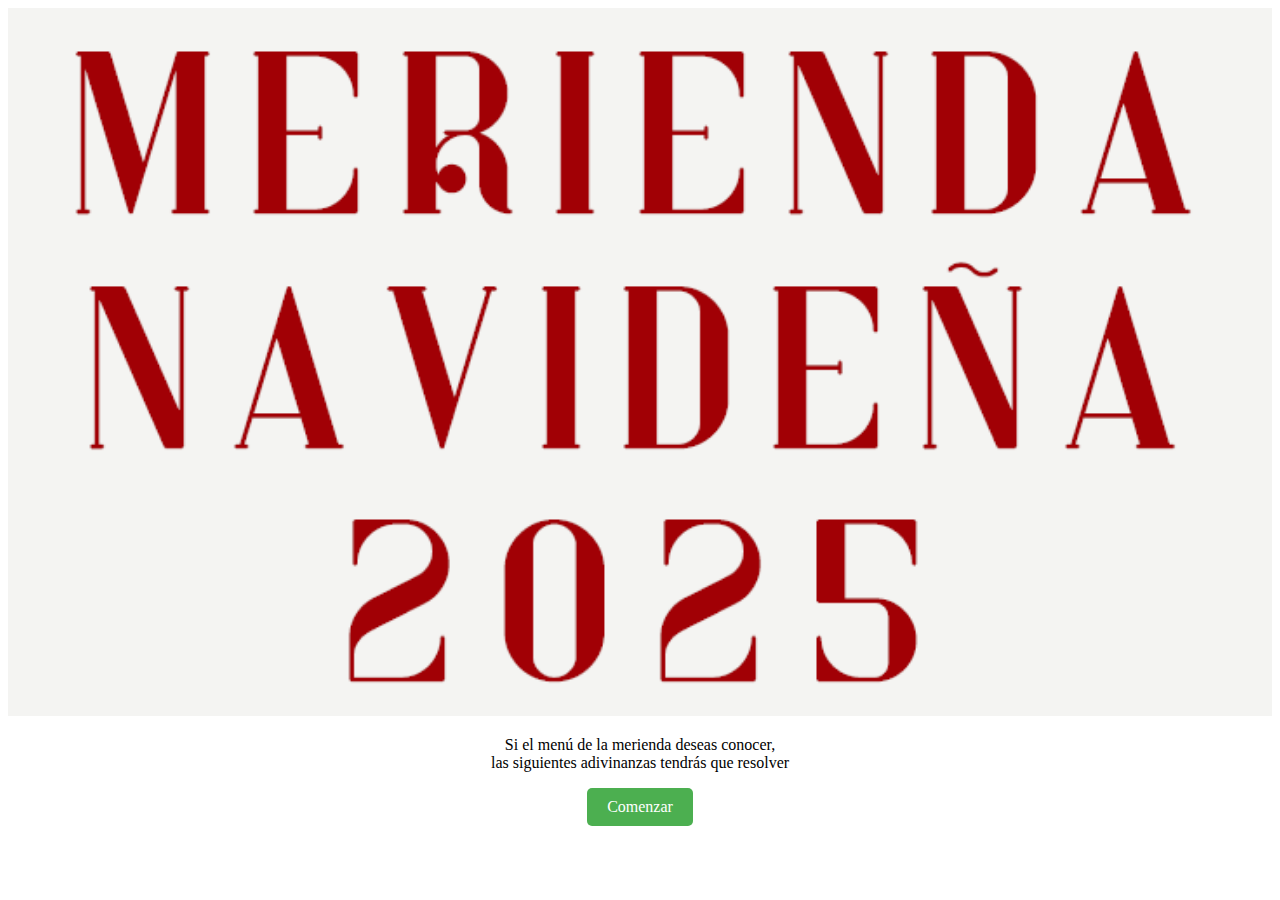
<file: index.html>
<!DOCTYPE html>
<html lang="es">

<head>
    <meta charset="utf-8">
    <meta name="viewport" content="width=device-width, initial-scale=1.0">
    <title>Merienda Navideña</title>
    <link rel="stylesheet" type="text/css" href="css/estilos.css">
    <script src="js/script.js"></script>
</head>

<body>
    <div>
        <img src="images/merienda_navidenya_2025.png" alt="Merienda Navideña">

        <p>Si el menú de la merienda deseas conocer,<br>
            las siguientes adivinanzas tendrás que resolver</p>
        <a href="entrantes.html" class="boton">Comenzar</a>
    </div>
</body>

</html>
</file>
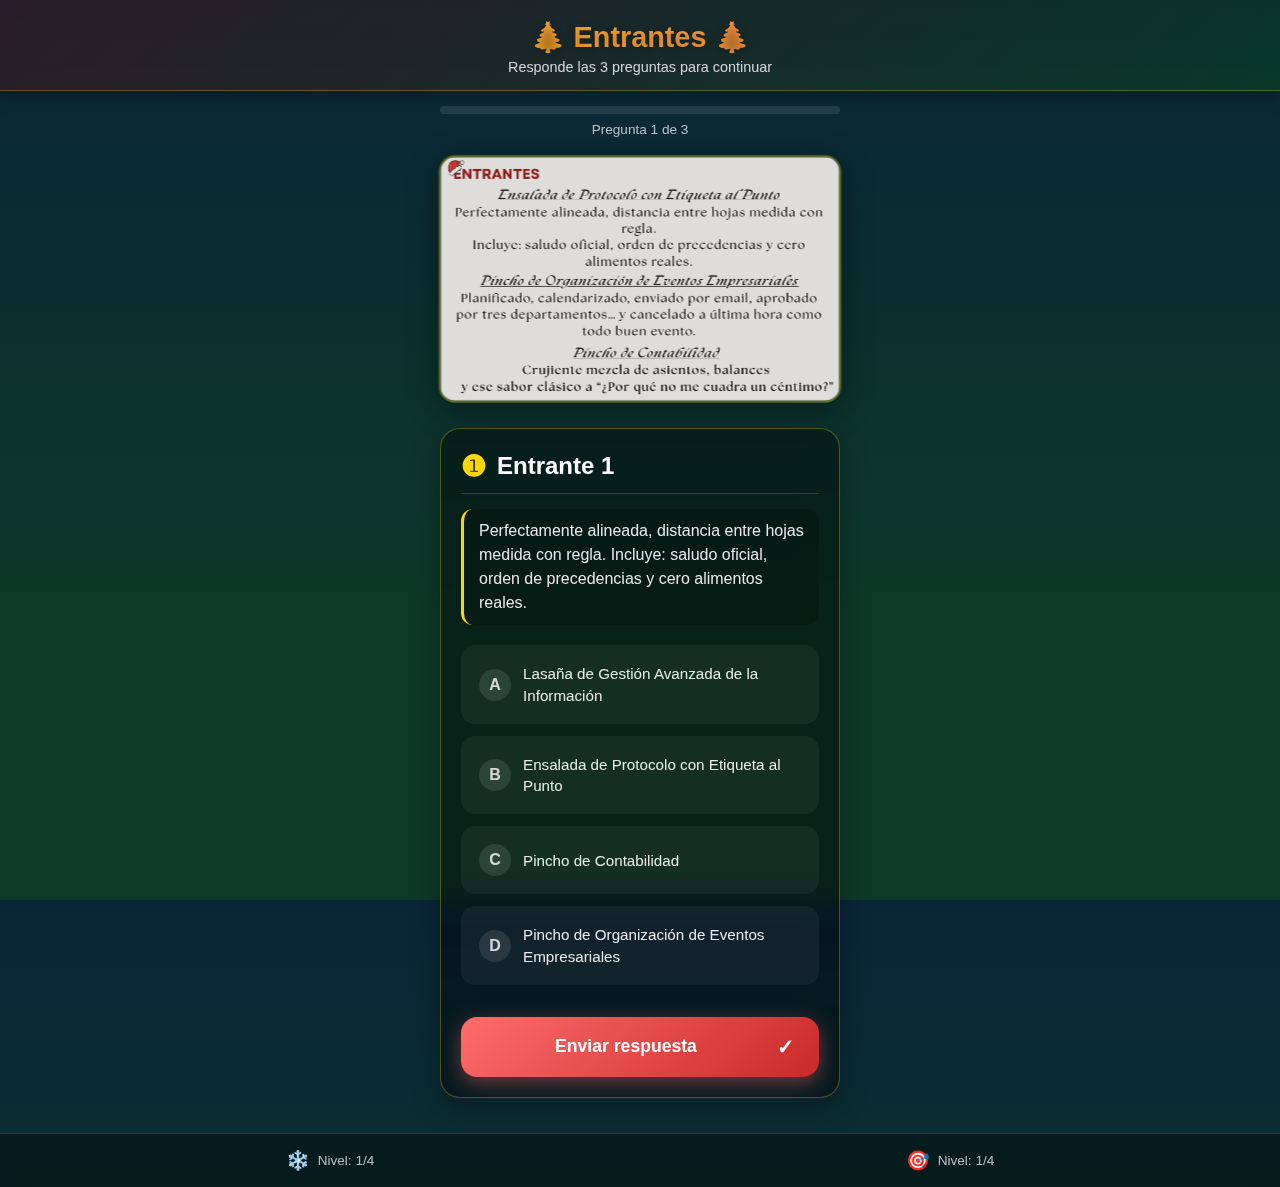
<file: entrantes.html>
<!DOCTYPE html>
<html lang="es">
<head>
    <meta charset="utf-8">
    <meta name="viewport" content="width=device-width, initial-scale=1.0, maximum-scale=1.0, user-scalable=no">
    <title>Entrantes</title>
    <link rel="stylesheet" type="text/css" href="./css/preguntas.css">
    <!-- GSAP para animaciones -->
    <script src="https://cdnjs.cloudflare.com/ajax/libs/gsap/3.12.2/gsap.min.js"></script>
</head>
<body>
    <!-- Canvas para efectos visuales -->
    <canvas id="snowCanvas"></canvas>
    
    <div class="mobile-container">
        <!-- Cabecera móvil -->
        <header class="mobile-header">
            <div class="header-content">
                <h1 class="mobile-title">🎄 Entrantes 🎄</h1>
                <p class="mobile-subtitle">Responde las 3 preguntas para continuar</p>
            </div>
        </header>
        
        <!-- Contenido principal -->
        <main class="mobile-main">
            <!-- Progreso -->
            <div class="progress-container">
                <div class="progress-bar">
                    <div class="progress-fill" id="progressFill"></div>
                </div>
                <div class="progress-text" id="progressText">Pregunta 1 de 3</div>
            </div>
            
            <!-- Imagen -->
            <div class="image-container">
                <img src="images/entrantes.png" alt="entrantes" class="mobile-image" id="img_entrantes">
            </div>
            
            <!-- Preguntas -->
            <div class="questions-container">
                <!-- Pregunta 1 -->
                <div id="div_p1" class="question-card active">
                    <div class="question-header">
                        <span class="question-number">❶</span>
                        <h2 class="question-title">Entrante 1</h2>
                    </div>
                    
                    <p class="question-description">
                        Perfectamente alineada, distancia entre hojas medida con regla.
                        Incluye: saludo oficial, orden de precedencias y cero alimentos reales.
                    </p>
                    
                    <form id="form_entrantes1" class="question-form">
                        <div class="option-card">
                            <input type="radio" id="respuesta1" name="entrante" value="respuesta1">
                            <label for="respuesta1" class="option-label">
                                <span class="option-letter">A</span>
                                <span class="option-text">Lasaña de Gestión Avanzada de la Información</span>
                            </label>
                        </div>
                        
                        <div class="option-card">
                            <input type="radio" id="respuesta2" name="entrante" value="respuesta2">
                            <label for="respuesta2" class="option-label">
                                <span class="option-letter">B</span>
                                <span class="option-text">Ensalada de Protocolo con Etiqueta al Punto</span>
                            </label>
                        </div>
                        
                        <div class="option-card">
                            <input type="radio" id="respuesta3" name="entrante" value="respuesta3">
                            <label for="respuesta3" class="option-label">
                                <span class="option-letter">C</span>
                                <span class="option-text">Pincho de Contabilidad</span>
                            </label>
                        </div>
                        
                        <div class="option-card">
                            <input type="radio" id="respuesta4" name="entrante" value="respuesta4">
                            <label for="respuesta4" class="option-label">
                                <span class="option-letter">D</span>
                                <span class="option-text">Pincho de Organización de Eventos Empresariales</span>
                            </label>
                        </div>
                        
                        <button type="button" class="mobile-btn primary-btn" onclick="verificarRespuesta('pregunta1')">
                            <span class="btn-text">Enviar respuesta</span>
                            <span class="btn-icon">✓</span>
                        </button>
                    </form>
                </div>
                
                <!-- Pregunta 2 -->
                <div id="div_p2" class="question-card">
                    <div class="question-header">
                        <span class="question-number">❷</span>
                        <h2 class="question-title">Entrante 2</h2>
                    </div>
                    
                    <p class="question-description">
                        Planificado, calendarizado, enviado por email, aprobado por tres departamentos…
                        y cancelado a última hora como todo buen evento
                    </p>
                    
                    <form id="form_entrantes2" class="question-form">
                        <div class="option-card">
                            <input type="radio" id="respuesta5" name="entrante" value="respuesta5">
                            <label for="respuesta5" class="option-label">
                                <span class="option-letter">A</span>
                                <span class="option-text">Lasaña de Gestión Avanzada de la Información</span>
                            </label>
                        </div>
                        
                        <div class="option-card">
                            <input type="radio" id="respuesta6" name="entrante" value="respuesta6">
                            <label for="respuesta6" class="option-label">
                                <span class="option-letter">B</span>
                                <span class="option-text">Ensalada de Protocolo con Etiqueta al Punto</span>
                            </label>
                        </div>
                        
                        <div class="option-card">
                            <input type="radio" id="respuesta7" name="entrante" value="respuesta7">
                            <label for="respuesta7" class="option-label">
                                <span class="option-letter">C</span>
                                <span class="option-text">Pincho de Contabilidad</span>
                            </label>
                        </div>
                        
                        <div class="option-card">
                            <input type="radio" id="respuesta8" name="entrante" value="respuesta8">
                            <label for="respuesta8" class="option-label">
                                <span class="option-letter">D</span>
                                <span class="option-text">Pincho de Organización de Eventos Empresariales</span>
                            </label>
                        </div>
                        
                        <button type="button" class="mobile-btn primary-btn" onclick="verificarRespuesta('pregunta2')">
                            <span class="btn-text">Enviar respuesta</span>
                            <span class="btn-icon">✓</span>
                        </button>
                    </form>
                </div>
                
                <!-- Pregunta 3 -->
                <div id="div_p3" class="question-card">
                    <div class="question-header">
                        <span class="question-number">❸</span>
                        <h2 class="question-title">Entrante 3</h2>
                    </div>
                    
                    <p class="question-description">
                        Crujiente mezcla de asientos, balances y ese sabor clásico a "¿Por qué no me cuadra un céntimo?"
                    </p>
                    
                    <form id="form_entrantes3" class="question-form">
                        <div class="option-card">
                            <input type="radio" id="respuesta9" name="entrante" value="respuesta9">
                            <label for="respuesta9" class="option-label">
                                <span class="option-letter">A</span>
                                <span class="option-text">Lasaña de Gestión Avanzada de la Información</span>
                            </label>
                        </div>
                        
                        <div class="option-card">
                            <input type="radio" id="respuesta10" name="entrante" value="respuesta10">
                            <label for="respuesta10" class="option-label">
                                <span class="option-letter">B</span>
                                <span class="option-text">Ensalada de Protocolo con Etiqueta al Punto</span>
                            </label>
                        </div>
                        
                        <div class="option-card">
                            <input type="radio" id="respuesta11" name="entrante" value="respuesta11">
                            <label for="respuesta11" class="option-label">
                                <span class="option-letter">C</span>
                                <span class="option-text">Pincho de Contabilidad</span>
                            </label>
                        </div>
                        
                        <div class="option-card">
                            <input type="radio" id="respuesta12" name="entrante" value="respuesta12">
                            <label for="respuesta12" class="option-label">
                                <span class="option-letter">D</span>
                                <span class="option-text">Pincho de Organización de Eventos Empresariales</span>
                            </label>
                        </div>
                        
                        <button type="button" class="mobile-btn primary-btn" onclick="verificarRespuesta('pregunta3')">
                            <span class="btn-text">Enviar respuesta</span>
                            <span class="btn-icon">✓</span>
                        </button>
                    </form>
                </div>
            </div>
            
            <!-- Botón continuar -->
            <div id="div_continuar" class="continue-container" style="display: none">
                <div class="success-message">
                    <div class="success-icon">🎉</div>
                    <h3 class="success-title">¡Perfecto!</h3>
                    <p class="success-text">Has respondido correctamente todas las preguntas</p>
                </div>
                
                <a href="principales.html" class="mobile-btn success-btn">
                    <span class="btn-text">Continuar al siguiente nivel</span>
                    <span class="btn-icon">→</span>
                </a>
                
                <div class="mobile-tip">
                    💡 Tip: Mantén el ritmo en la siguiente sección
                </div>
            </div>
        </main>
        
        <!-- Footer móvil -->
        <footer class="mobile-footer">
            <div class="footer-content">
                <div class="footer-item">
                    <span class="footer-icon">❄️</span>
                    <span class="footer-text">Navidad 2025</span>
                </div>
                <div class="footer-item">
                    <span class="footer-icon">🎯</span>
                    <span class="footer-text">Nivel: 1/4</span>
                </div>
            </div>
        </footer>
    </div>

    <script src="./js/preguntas.js"></script>
</body>
</html>
</file>
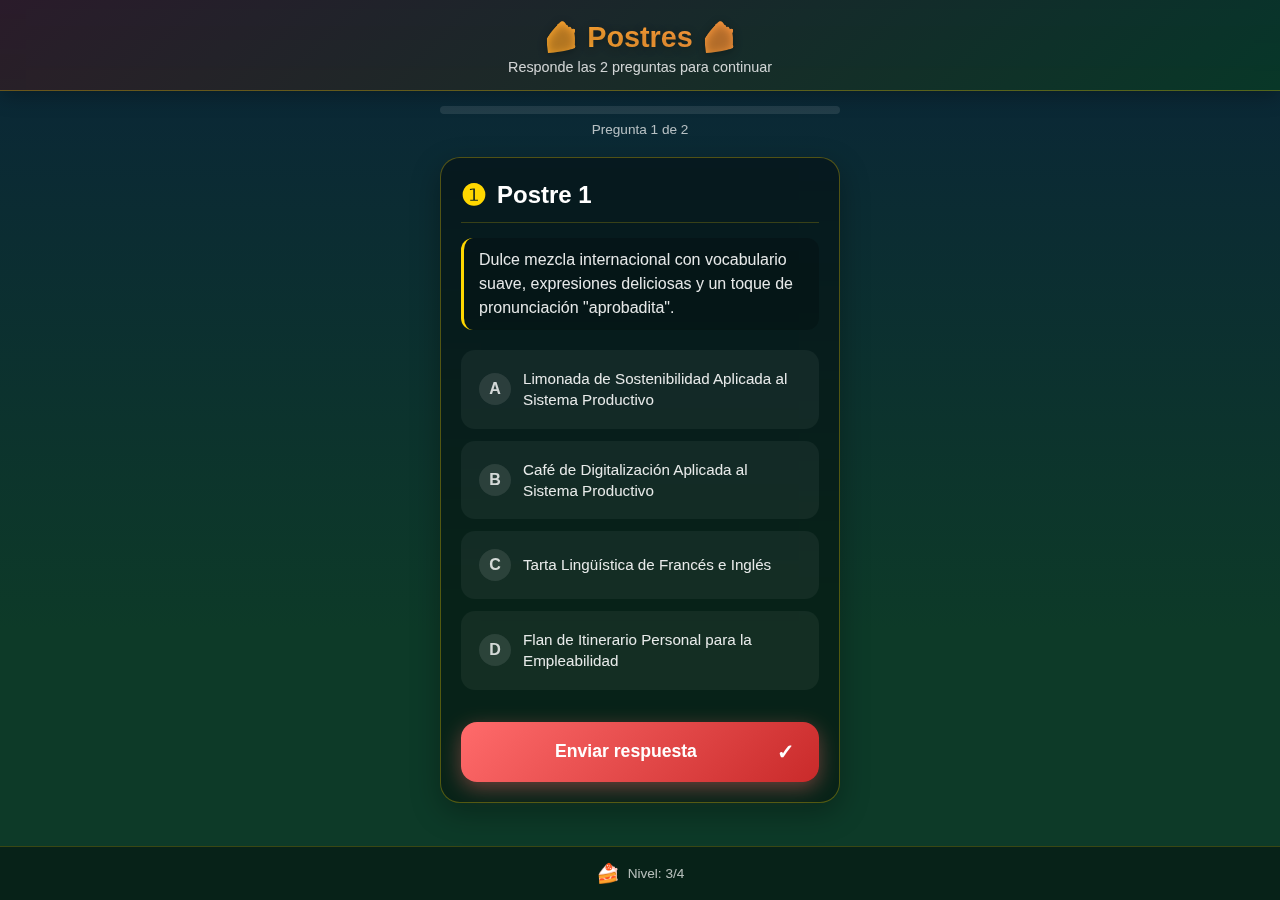
<file: postres.html>
<!DOCTYPE html>
<html lang="es">
<head>
    <meta charset="utf-8">
    <meta name="viewport" content="width=device-width, initial-scale=1.0, maximum-scale=1.0, user-scalable=no">
    <title>Postres</title>
    <link rel="stylesheet" type="text/css" href="./css/preguntas.css">
    <!-- GSAP para animaciones -->
    <script src="https://cdnjs.cloudflare.com/ajax/libs/gsap/3.12.2/gsap.min.js"></script>
</head>
<body>
    <!-- Canvas para efectos visuales -->
    <canvas id="snowCanvas"></canvas>
    
    <div class="mobile-container">
        <!-- Cabecera móvil -->
        <header class="mobile-header">
            <div class="header-content">
                <h1 class="mobile-title">🍰 Postres 🍰</h1>
                <p class="mobile-subtitle">Responde las 2 preguntas para continuar</p>
            </div>
        </header>
        
        <!-- Contenido principal -->
        <main class="mobile-main">
            <!-- Progreso -->
            <div class="progress-container">
                <div class="progress-bar">
                    <div class="progress-fill" id="progressFill"></div>
                </div>
                <div class="progress-text" id="progressText">Pregunta 1 de 2</div>
            </div>
            
            <!-- Preguntas -->
            <div class="questions-container">
                <!-- Pregunta 1 -->
                <div id="div_p1" class="question-card active">
                    <div class="question-header">
                        <span class="question-number">❶</span>
                        <h2 class="question-title">Postre 1</h2>
                    </div>
                    
                    <p class="question-description">
                        Dulce mezcla internacional con vocabulario suave, expresiones deliciosas y un toque de pronunciación "aprobadita".
                    </p>
                    
                    <form id="form_postres1" class="question-form">
                        <div class="option-card">
                            <input type="radio" id="resp_postre1" name="postre" value="resp_postre1">
                            <label for="resp_postre1" class="option-label">
                                <span class="option-letter">A</span>
                                <span class="option-text">Limonada de Sostenibilidad Aplicada al Sistema Productivo</span>
                            </label>
                        </div>
                        
                        <div class="option-card">
                            <input type="radio" id="resp_postre2" name="postre" value="resp_postre2">
                            <label for="resp_postre2" class="option-label">
                                <span class="option-letter">B</span>
                                <span class="option-text">Café de Digitalización Aplicada al Sistema Productivo</span>
                            </label>
                        </div>
                        
                        <div class="option-card">
                            <input type="radio" id="resp_postre3" name="postre" value="resp_postre3">
                            <label for="resp_postre3" class="option-label">
                                <span class="option-letter">C</span>
                                <span class="option-text">Tarta Lingüística de Francés e Inglés</span>
                            </label>
                        </div>
                        
                        <div class="option-card">
                            <input type="radio" id="resp_postre4" name="postre" value="resp_postre4">
                            <label for="resp_postre4" class="option-label">
                                <span class="option-letter">D</span>
                                <span class="option-text">Flan de Itinerario Personal para la Empleabilidad</span>
                            </label>
                        </div>
                        
                        <button type="button" class="mobile-btn primary-btn" onclick="verificarRespuesta('pregunta1', 'postres')">
                            <span class="btn-text">Enviar respuesta</span>
                            <span class="btn-icon">✓</span>
                        </button>
                    </form>
                </div>
                
                <!-- Pregunta 2 -->
                <div id="div_p2" class="question-card">
                    <div class="question-header">
                        <span class="question-number">❷</span>
                        <h2 class="question-title">Postre 2</h2>
                    </div>
                    
                    <p class="question-description">
                        Suave, motivador y lleno de futuro… pero servido con la típica pregunta: "¿Y tú qué quieres hacer con tu vida?"
                    </p>
                    
                    <form id="form_postres2" class="question-form">
                        <div class="option-card">
                            <input type="radio" id="resp_postre5" name="postre" value="resp_postre5">
                            <label for="resp_postre5" class="option-label">
                                <span class="option-letter">A</span>
                                <span class="option-text">Limonada de Sostenibilidad Aplicada al Sistema Productivo</span>
                            </label>
                        </div>
                        
                        <div class="option-card">
                            <input type="radio" id="resp_postre6" name="postre" value="resp_postre6">
                            <label for="resp_postre6" class="option-label">
                                <span class="option-letter">B</span>
                                <span class="option-text">Café de Digitalización Aplicada al Sistema Productivo</span>
                            </label>
                        </div>
                        
                        <div class="option-card">
                            <input type="radio" id="resp_postre7" name="postre" value="resp_postre7">
                            <label for="resp_postre7" class="option-label">
                                <span class="option-letter">C</span>
                                <span class="option-text">Tarta Lingüística de Francés e Inglés</span>
                            </label>
                        </div>
                        
                        <div class="option-card">
                            <input type="radio" id="resp_postre8" name="postre" value="resp_postre8">
                            <label for="resp_postre8" class="option-label">
                                <span class="option-letter">D</span>
                                <span class="option-text">Flan de Itinerario Personal para la Empleabilidad</span>
                            </label>
                        </div>
                        
                        <button type="button" class="mobile-btn primary-btn" onclick="verificarRespuesta('pregunta2', 'postres')">
                            <span class="btn-text">Enviar respuesta</span>
                            <span class="btn-icon">✓</span>
                        </button>
                    </form>
                </div>
            </div>
            
            <!-- Botón continuar -->
            <div id="div_continuar" class="continue-container" style="display: none">
                <div class="success-message">
                    <div class="success-icon">🍮</div>
                    <h3 class="success-title">¡Dulce victoria!</h3>
                    <p class="success-text">Has superado todos los postres</p>
                </div>
                
                <a href="bebidas.html" class="mobile-btn success-btn">
                    <span class="btn-text">Ir a las Bebidas</span>
                    <span class="btn-icon">🥤</span>
                </a>
                
                <div class="mobile-tip">
                    🎉 Tip: ¡Ya casi terminas! Solo falta la última parte
                </div>
            </div>
        </main>
        
        <!-- Footer móvil -->
        <footer class="mobile-footer">
            <div class="footer-content">
                <div class="footer-item">
                    <span class="footer-icon">🍰</span>
                    <span class="footer-text">Postres</span>
                </div>
            </div>
        </footer>
    </div>

    <script src="./js/preguntas.js"></script>
</body>
</html>
</file>
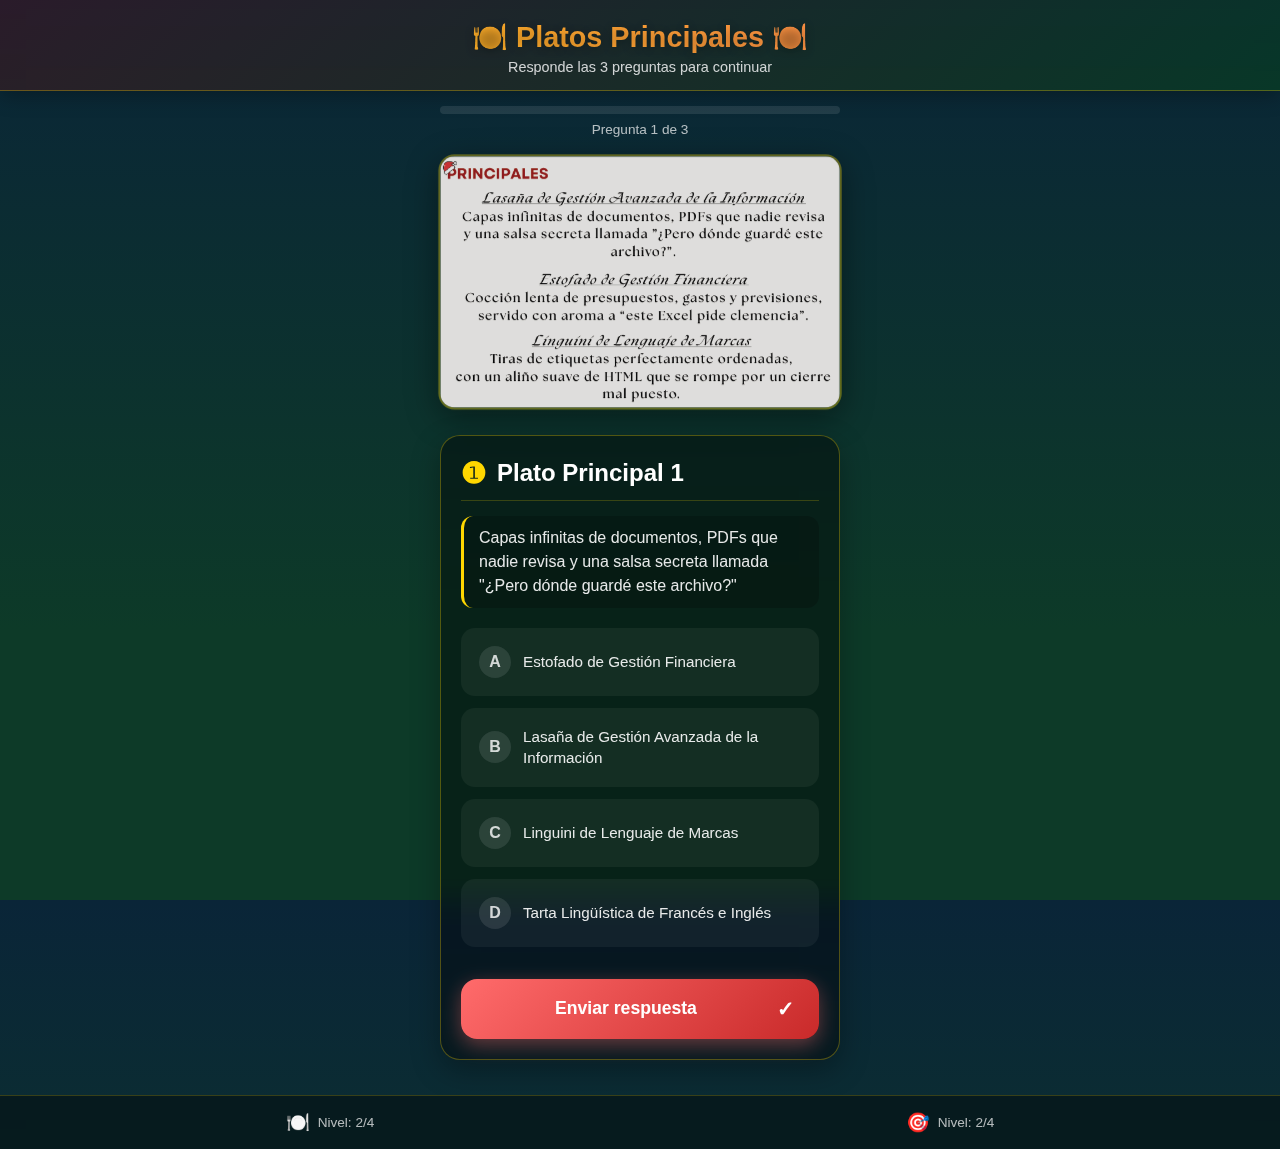
<file: principales.html>
<!DOCTYPE html>
<html lang="es">
<head>
    <meta charset="utf-8">
    <meta name="viewport" content="width=device-width, initial-scale=1.0, maximum-scale=1.0, user-scalable=no">
    <title>Platos Principales</title>
    <link rel="stylesheet" type="text/css" href="./css/preguntas.css">
    <!-- GSAP para animaciones -->
    <script src="https://cdnjs.cloudflare.com/ajax/libs/gsap/3.12.2/gsap.min.js"></script>
</head>
<body>
    <!-- Canvas para efectos visuales -->
    <canvas id="snowCanvas"></canvas>
    
    <div class="mobile-container">
        <!-- Cabecera móvil -->
        <header class="mobile-header">
            <div class="header-content">
                <h1 class="mobile-title">🍽️ Platos Principales 🍽️</h1>
                <p class="mobile-subtitle">Responde las 3 preguntas para continuar</p>
            </div>
        </header>
        
        <!-- Contenido principal -->
        <main class="mobile-main">
            <!-- Progreso -->
            <div class="progress-container">
                <div class="progress-bar">
                    <div class="progress-fill" id="progressFill"></div>
                </div>
                <div class="progress-text" id="progressText">Pregunta 1 de 3</div>
            </div>
            
            <!-- Imagen -->
            <div class="image-container">
                <img src="images/principales.png" alt="principales" class="mobile-image" id="img_principales">
            </div>
            
            <!-- Preguntas -->
            <div class="questions-container">
                <!-- Pregunta 1 -->
                <div id="div_p1" class="question-card active">
                    <div class="question-header">
                        <span class="question-number">❶</span>
                        <h2 class="question-title">Plato Principal 1</h2>
                    </div>
                    
                    <p class="question-description">
                        Capas infinitas de documentos, PDFs que nadie revisa y una salsa secreta llamada
                        "¿Pero dónde guardé este archivo?"
                    </p>
                    
                    <form id="form_principales1" class="question-form">
                        <div class="option-card">
                            <input type="radio" id="resp_prin1" name="principal" value="resp_prin1">
                            <label for="resp_prin1" class="option-label">
                                <span class="option-letter">A</span>
                                <span class="option-text">Estofado de Gestión Financiera</span>
                            </label>
                        </div>
                        
                        <div class="option-card">
                            <input type="radio" id="resp_prin2" name="principal" value="resp_prin2">
                            <label for="resp_prin2" class="option-label">
                                <span class="option-letter">B</span>
                                <span class="option-text">Lasaña de Gestión Avanzada de la Información</span>
                            </label>
                        </div>
                        
                        <div class="option-card">
                            <input type="radio" id="resp_prin3" name="principal" value="resp_prin3">
                            <label for="resp_prin3" class="option-label">
                                <span class="option-letter">C</span>
                                <span class="option-text">Linguini de Lenguaje de Marcas</span>
                            </label>
                        </div>
                        
                        <div class="option-card">
                            <input type="radio" id="resp_prin4" name="principal" value="resp_prin4">
                            <label for="resp_prin4" class="option-label">
                                <span class="option-letter">D</span>
                                <span class="option-text">Tarta Lingüística de Francés e Inglés</span>
                            </label>
                        </div>
                        
                        <button type="button" class="mobile-btn primary-btn" onclick="verificarRespuesta('pregunta1', 'principales')">
                            <span class="btn-text">Enviar respuesta</span>
                            <span class="btn-icon">✓</span>
                        </button>
                    </form>
                </div>
                
                <!-- Pregunta 2 -->
                <div id="div_p2" class="question-card">
                    <div class="question-header">
                        <span class="question-number">❷</span>
                        <h2 class="question-title">Plato Principal 2</h2>
                    </div>
                    
                    <p class="question-description">
                        Cocción lenta de presupuestos, gastos y previsiones,
                        servido con aroma a "este Excel pide clemencia".
                    </p>
                    
                    <form id="form_principales2" class="question-form">
                        <div class="option-card">
                            <input type="radio" id="resp_prin5" name="principal" value="resp_prin5">
                            <label for="resp_prin5" class="option-label">
                                <span class="option-letter">A</span>
                                <span class="option-text">Estofado de Gestión Financiera</span>
                            </label>
                        </div>
                        
                        <div class="option-card">
                            <input type="radio" id="resp_prin6" name="principal" value="resp_prin6">
                            <label for="resp_prin6" class="option-label">
                                <span class="option-letter">B</span>
                                <span class="option-text">Lasaña de Gestión Avanzada de la Información</span>
                            </label>
                        </div>
                        
                        <div class="option-card">
                            <input type="radio" id="resp_prin7" name="principal" value="resp_prin7">
                            <label for="resp_prin7" class="option-label">
                                <span class="option-letter">C</span>
                                <span class="option-text">Linguini de Lenguaje de Marcas</span>
                            </label>
                        </div>
                        
                        <div class="option-card">
                            <input type="radio" id="resp_prin8" name="principal" value="resp_prin8">
                            <label for="resp_prin8" class="option-label">
                                <span class="option-letter">D</span>
                                <span class="option-text">Tarta Lingüística de Francés e Inglés</span>
                            </label>
                        </div>
                        
                        <button type="button" class="mobile-btn primary-btn" onclick="verificarRespuesta('pregunta2', 'principales')">
                            <span class="btn-text">Enviar respuesta</span>
                            <span class="btn-icon">✓</span>
                        </button>
                    </form>
                </div>
                
                <!-- Pregunta 3 -->
                <div id="div_p3" class="question-card">
                    <div class="question-header">
                        <span class="question-number">❸</span>
                        <h2 class="question-title">Plato Principal 3</h2>
                    </div>
                    
                    <p class="question-description">
                        Tiras de etiquetas perfectamente ordenadas, con un aliño suave de HTML que se rompe por un cierre mal puesto.
                    </p>
                    
                    <form id="form_principales3" class="question-form">
                        <div class="option-card">
                            <input type="radio" id="resp_prin9" name="principal" value="resp_prin9">
                            <label for="resp_prin9" class="option-label">
                                <span class="option-letter">A</span>
                                <span class="option-text">Estofado de Gestión Financiera</span>
                            </label>
                        </div>
                        
                        <div class="option-card">
                            <input type="radio" id="resp_prin10" name="principal" value="resp_prin10">
                            <label for="resp_prin10" class="option-label">
                                <span class="option-letter">B</span>
                                <span class="option-text">Lasaña de Gestión Avanzada de la Información</span>
                            </label>
                        </div>
                        
                        <div class="option-card">
                            <input type="radio" id="resp_prin11" name="principal" value="resp_prin11">
                            <label for="resp_prin11" class="option-label">
                                <span class="option-letter">C</span>
                                <span class="option-text">Linguini de Lenguaje de Marcas</span>
                            </label>
                        </div>
                        
                        <div class="option-card">
                            <input type="radio" id="resp_prin12" name="principal" value="resp_prin12">
                            <label for="resp_prin12" class="option-label">
                                <span class="option-letter">D</span>
                                <span class="option-text">Tarta Lingüística de Francés e Inglés</span>
                            </label>
                        </div>
                        
                        <button type="button" class="mobile-btn primary-btn" onclick="verificarRespuesta('pregunta3', 'principales')">
                            <span class="btn-text">Enviar respuesta</span>
                            <span class="btn-icon">✓</span>
                        </button>
                    </form>
                </div>
            </div>
            
            <!-- Botón continuar -->
            <div id="div_continuar" class="continue-container" style="display: none">
                <div class="success-message">
                    <div class="success-icon">🎊</div>
                    <h3 class="success-title">¡Excelente!</h3>
                    <p class="success-text">Has completado todos los platos principales</p>
                </div>
                
                <a href="postres.html" class="mobile-btn success-btn">
                    <span class="btn-text">Ir a los Postres</span>
                    <span class="btn-icon">🍰</span>
                </a>
                
                <div class="mobile-tip">
                    🎯 Tip: Los postres son la parte más dulce
                </div>
            </div>
        </main>
        
        <!-- Footer móvil -->
        <footer class="mobile-footer">
            <div class="footer-content">
                <div class="footer-item">
                    <span class="footer-icon">🍽️</span>
                    <span class="footer-text">Platos Principales</span>
                </div>
                <div class="footer-item">
                    <span class="footer-icon">🎯</span>
                    <span class="footer-text">Nivel: 2/4</span>
                </div>
            </div>
        </footer>
    </div>

    <script src="./js/preguntas.js"></script>
</body>
</html>
</file>
<file: css/estilos.css>
img {
    width: 100%;
    height: auto;
}

.imagen_difuminada {
    filter: blur(10px);
}

/* Estilo del contenedor div */
div {
    text-align: center;
}

/* Estilo de la clase botón (el enlace) */
.boton {
    padding: 10px 20px;
    background-color: #4CAF50;
    /* Verde */
    color: white;
    text-align: center;
    text-decoration: none;
    border-radius: 5px;
    border: none;
    display: inline-block;
    font-size: 16px;
    animation: oscilar 2s ease-in-out infinite;
    /* Llama a la animación */
}

.boton:hover {
    background-color: #45a049;
    /* Verde más oscuro al pasar el ratón por encima*/
}

/* Definir la animación del botón*/
@keyframes oscilar {
    0% {
        transform: translateX(0);
        /* Empieza en su posición original */
    }

    50% {
        transform: translateX(10px);
        /* Mueve 10px hacia la derecha */
    }

    100% {
        transform: translateX(0);
        /* Vuelve a la posición original */
    }
}
</file>
<file: css/preguntas.css>
/* ===== RESET MÓVIL ===== */
* {
	margin: 0;
	padding: 0;
	box-sizing: border-box;
	-webkit-tap-highlight-color: transparent;
	-webkit-text-size-adjust: 100%;
}

html {
	font-size: 16px;
	height: 100%;
	overflow-x: hidden;
}

body {
	font-family: -apple-system, BlinkMacSystemFont, "Segoe UI", Roboto, Oxygen, Ubuntu, sans-serif;
	background: linear-gradient(180deg, #0a2538 0%, #0d3a28 70%);
	color: #fff;
	min-height: 100vh;
	padding: 0;
	margin: 0;
	position: relative;
	overflow-x: hidden;
	touch-action: manipulation;
}

/* Canvas para nieve */
#snowCanvas {
	position: fixed;
	top: 0;
	left: 0;
	width: 100%;
	height: 100%;
	pointer-events: none;
	z-index: 1;
}

/* ===== CONTENEDOR PRINCIPAL MÓVIL ===== */
.mobile-container {
	width: 100%;
	min-height: 100vh;
	display: flex;
	flex-direction: column;
	position: relative;
	z-index: 2;
	padding-bottom: env(safe-area-inset-bottom);
}

/* ===== HEADER MÓVIL ===== */
.mobile-header {
	background: linear-gradient(135deg, rgba(139, 0, 0, 0.25), rgba(0, 100, 0, 0.25));
	backdrop-filter: blur(10px);
	padding: 20px 15px 15px;
	border-bottom: 1px solid rgba(255, 215, 0, 0.3);
	box-shadow: 0 4px 20px rgba(0, 0, 0, 0.3);
	position: sticky;
	top: 0;
	z-index: 100;
	padding-top: max(20px, env(safe-area-inset-top));
}

.header-content {
	text-align: center;
}

.mobile-title {
	font-size: 1.8rem;
	font-weight: 800;
	margin-bottom: 5px;
	background: linear-gradient(45deg, #ffd700, #ff6b6b);
	-webkit-background-clip: text;
	-webkit-text-fill-color: transparent;
	background-clip: text;
	text-shadow: 0 2px 10px rgba(0, 0, 0, 0.3);
}

.mobile-subtitle {
	font-size: 0.9rem;
	color: rgba(255, 255, 255, 0.8);
	font-weight: 400;
	margin: 0;
}

/* ===== CONTENIDO PRINCIPAL ===== */
.mobile-main {
	flex: 1;
	padding: 15px;
	overflow-y: auto;
	-webkit-overflow-scrolling: touch;
}

/* ===== BARRA DE PROGRESO ===== */
.progress-container {
	margin: 0 auto 20px;
	max-width: 400px;
}

.progress-bar {
	height: 8px;
	background: rgba(255, 255, 255, 0.1);
	border-radius: 4px;
	overflow: hidden;
	margin-bottom: 8px;
}

.progress-fill {
	height: 100%;
	background: linear-gradient(90deg, #ff6b6b, #ffd700);
	border-radius: 4px;
	width: 0%;
	transition: width 0.5s cubic-bezier(0.4, 0, 0.2, 1);
}

.progress-text {
	text-align: center;
	font-size: 0.85rem;
	color: rgba(255, 255, 255, 0.7);
	font-weight: 500;
}

/* ===== CONTENEDOR DE IMAGEN ===== */
.image-container {
	margin: 0 auto 25px;
	max-width: 400px;
}

.mobile-image {
	width: 100%;
	height: auto;
	border-radius: 16px;
	border: 2px solid rgba(255, 215, 0, 0.4);
	box-shadow: 0 8px 32px rgba(0, 0, 0, 0.4);
	display: block;
	filter: brightness(0.9);
	transition: filter 0.3s ease, transform 0.3s ease;
}

.mobile-image:hover {
	filter: brightness(1);
	transform: translateY(-2px);
}

/* ===== CONTENEDOR DE PREGUNTAS ===== */
.questions-container {
	max-width: 400px;
	margin: 0 auto;
}

/* ===== TARJETAS DE PREGUNTAS ===== */
.question-card {
	background: rgba(0, 0, 0, 0.4);
	backdrop-filter: blur(15px);
	border-radius: 20px;
	padding: 20px;
	margin-bottom: 20px;
	border: 1px solid rgba(255, 215, 0, 0.3);
	box-shadow: 0 10px 30px rgba(0, 0, 0, 0.3);
	opacity: 0;
	transform: translateY(20px);
	transition: opacity 0.5s ease, transform 0.5s ease;
	display: none;
}

.question-card.active {
	opacity: 1;
	transform: translateY(0);
	display: block;
}

.question-header {
	display: flex;
	align-items: center;
	gap: 10px;
	margin-bottom: 15px;
	padding-bottom: 10px;
	border-bottom: 1px solid rgba(255, 215, 0, 0.2);
}

.question-number {
	font-size: 1.8rem;
	font-weight: 700;
	color: #ffd700;
}

.question-title {
	font-size: 1.5rem;
	font-weight: 700;
	color: #fff;
	margin: 0;
}

.question-description {
	font-size: 1rem;
	line-height: 1.5;
	color: rgba(255, 255, 255, 0.9);
	margin-bottom: 20px;
	padding: 10px 15px;
	background: rgba(0, 0, 0, 0.2);
	border-radius: 12px;
	border-left: 3px solid #ffd700;
}

/* ===== FORMULARIO DE PREGUNTAS ===== */
.question-form {
	display: flex;
	flex-direction: column;
	gap: 12px;
}

/* ===== OPCIONES ===== */
.option-card {
	background: rgba(255, 255, 255, 0.05);
	border: 2px solid transparent;
	border-radius: 14px;
	padding: 0;
	transition: all 0.3s cubic-bezier(0.4, 0, 0.2, 1);
	cursor: pointer;
	position: relative;
	overflow: hidden;
}

.option-card:hover {
	background: rgba(255, 215, 0, 0.1);
	transform: translateY(-2px);
}

.option-card:active {
	transform: scale(0.98);
}

.option-card input[type="radio"] {
	position: absolute;
	opacity: 0;
	width: 0;
	height: 0;
}

.option-label {
	display: flex;
	align-items: center;
	gap: 12px;
	padding: 16px;
	cursor: pointer;
	width: 100%;
	min-height: 60px;
}

.option-letter {
	flex-shrink: 0;
	width: 32px;
	height: 32px;
	background: rgba(255, 255, 255, 0.1);
	border-radius: 50%;
	display: flex;
	align-items: center;
	justify-content: center;
	font-weight: 700;
	font-size: 1rem;
	color: rgba(255, 255, 255, 0.8);
	transition: all 0.3s ease;
}

.option-text {
	flex: 1;
	font-size: 0.95rem;
	line-height: 1.4;
	color: rgba(255, 255, 255, 0.9);
	font-weight: 400;
	transition: all 0.3s ease;
}

/* Estado seleccionado */
.option-card.selected {
	background: rgba(255, 215, 0, 0.15);
	border-color: #ffd700;
	box-shadow: 0 0 20px rgba(255, 215, 0, 0.2);
}

.option-card.selected .option-letter {
	background: #ffd700;
	color: #000;
	transform: scale(1.1);
}

.option-card.selected .option-text {
	color: #fff;
	font-weight: 600;
}

/* ===== BOTONES MÓVILES ===== */
.mobile-btn {
	display: flex;
	align-items: center;
	justify-content: center;
	gap: 10px;
	width: 100%;
	padding: 18px 24px;
	border: none;
	border-radius: 16px;
	font-size: 1.1rem;
	font-weight: 700;
	cursor: pointer;
	transition: all 0.3s cubic-bezier(0.4, 0, 0.2, 1);
	text-decoration: none;
	touch-action: manipulation;
	margin-top: 20px;
	position: relative;
	overflow: hidden;
}

.mobile-btn:active {
	transform: scale(0.97);
}

.mobile-btn::after {
	content: "";
	position: absolute;
	top: 0;
	left: 0;
	right: 0;
	bottom: 0;
	background: linear-gradient(rgba(255, 255, 255, 0.1), transparent);
	opacity: 0;
	transition: opacity 0.3s ease;
}

.mobile-btn:active::after {
	opacity: 1;
}

.primary-btn {
	background: linear-gradient(135deg, #ff6b6b, #c92a2a);
	color: white;
	box-shadow: 0 6px 20px rgba(255, 107, 107, 0.4);
}

.primary-btn:hover {
	background: linear-gradient(135deg, #ff8787, #e03131);
	box-shadow: 0 8px 25px rgba(255, 107, 107, 0.6);
}

.success-btn {
	background: linear-gradient(135deg, #4cd964, #28a745);
	color: white;
	box-shadow: 0 6px 20px rgba(76, 217, 100, 0.4);
}

.success-btn:hover {
	background: linear-gradient(135deg, #5de97a, #30c957);
	box-shadow: 0 8px 25px rgba(76, 217, 100, 0.6);
}

.btn-text {
	flex: 1;
	text-align: center;
}

.btn-icon {
	font-size: 1.3rem;
	font-weight: 700;
}

/* ===== CONTENEDOR CONTINUAR ===== */
.continue-container {
	text-align: center;
	padding: 30px 20px;
	opacity: 0;
	transform: scale(0.9);
	transition: opacity 0.8s ease, transform 0.8s ease;
	max-width: 400px;
	margin: 0 auto;
}

.continue-container.active {
	opacity: 1;
	transform: scale(1);
}

.success-message {
	background: rgba(76, 217, 100, 0.1);
	border: 2px solid rgba(76, 217, 100, 0.3);
	border-radius: 20px;
	padding: 25px;
	margin-bottom: 25px;
}

.success-icon {
	font-size: 3rem;
	margin-bottom: 15px;
	animation: bounce 1s ease infinite;
}

@keyframes bounce {
	0%,
	100% {
		transform: translateY(0);
	}
	50% {
		transform: translateY(-10px);
	}
}

.success-title {
	font-size: 1.8rem;
	color: #4cd964;
	margin-bottom: 10px;
	font-weight: 800;
}

.success-text {
	font-size: 1rem;
	color: rgba(255, 255, 255, 0.9);
	line-height: 1.5;
}

.mobile-tip {
	background: rgba(255, 215, 0, 0.1);
	border: 1px solid rgba(255, 215, 0, 0.3);
	border-radius: 12px;
	padding: 12px;
	margin-top: 20px;
	font-size: 0.9rem;
	color: rgba(255, 215, 0, 0.9);
	text-align: center;
}

/* ===== FOOTER MÓVIL ===== */
.mobile-footer {
	background: rgba(0, 0, 0, 0.4);
	backdrop-filter: blur(10px);
	padding: 15px 20px;
	border-top: 1px solid rgba(255, 215, 0, 0.2);
	position: sticky;
	bottom: 0;
	z-index: 100;
	padding-bottom: max(15px, env(safe-area-inset-bottom));
}

.footer-content {
	display: flex;
	justify-content: space-around;
	align-items: center;
}

.footer-item {
	display: flex;
	align-items: center;
	gap: 8px;
}

.footer-icon {
	font-size: 1.2rem;
}

.footer-text {
	font-size: 0.85rem;
	color: rgba(255, 255, 255, 0.7);
}

/* ===== MENSAJES DE FEEDBACK ===== */
.mensaje-feedback {
	position: fixed;
	top: 50%;
	left: 50%;
	transform: translate(-50%, -50%) scale(0.9);
	background: rgba(0, 0, 0, 0.95);
	backdrop-filter: blur(20px);
	padding: 25px 30px;
	border-radius: 20px;
	border: 3px solid;
	font-size: 1.3rem;
	font-weight: 700;
	text-align: center;
	z-index: 1000;
	box-shadow: 0 20px 60px rgba(0, 0, 0, 0.8);
	opacity: 0;
	pointer-events: none;
	max-width: 90%;
	width: 300px;
}

.mensaje-feedback.correcto {
	border-color: #4cd964;
	color: #4cd964;
	animation: aparecer 0.4s ease forwards, desaparecer 0.4s ease 1.2s forwards;
}

.mensaje-feedback.incorrecto {
	border-color: #ff6b6b;
	color: #ff6b6b;
	animation: aparecer 0.4s ease forwards, desaparecer 0.4s ease 1.2s forwards;
}

@keyframes aparecer {
	to {
		opacity: 1;
		transform: translate(-50%, -50%) scale(1);
	}
}

@keyframes desaparecer {
	to {
		opacity: 0;
		transform: translate(-50%, -50%) scale(0.8);
	}
}

/* ===== ANIMACIONES DE RESPUESTA ===== */
.question-card.correct-answer {
	animation: correctPulse 0.6s ease;
}

.question-card.wrong-answer {
	animation: wrongShake 0.5s ease;
}

@keyframes correctPulse {
	0%,
	100% {
		transform: scale(1);
		box-shadow: 0 10px 30px rgba(0, 0, 0, 0.3);
	}
	50% {
		transform: scale(1.02);
		box-shadow: 0 0 40px rgba(76, 217, 100, 0.5);
	}
}

@keyframes wrongShake {
	0%,
	100% {
		transform: translateX(0);
	}
	25% {
		transform: translateX(-10px);
	}
	75% {
		transform: translateX(10px);
	}
}

/* ===== CONFEFTI MÓVIL ===== */
.confetti-particle {
	position: fixed;
	width: 8px;
	height: 8px;
	border-radius: 50%;
	pointer-events: none;
	z-index: 9999;
	opacity: 0;
	animation: confettiFall linear forwards;
}

@keyframes confettiFall {
	0% {
		opacity: 1;
		transform: translateY(-10px) rotate(0deg);
	}
	100% {
		opacity: 0;
		transform: translateY(100vh) rotate(720deg);
	}
}

/* ===== MEDIA QUERIES PARA MÓVIL ===== */
@media (max-width: 360px) {
	.mobile-title {
		font-size: 1.6rem;
	}

	.question-card {
		padding: 16px;
	}

	.option-label {
		padding: 14px;
		min-height: 55px;
	}

	.mobile-btn {
		padding: 16px 20px;
		font-size: 1rem;
	}
}

@media (max-height: 600px) {
	.mobile-header {
		padding: 15px 15px 10px;
	}

	.mobile-main {
		padding: 12px;
	}

	.mobile-image {
		max-height: 150px;
		object-fit: cover;
	}
}

/* ===== SOPORTE PARA NOTCH/IPHONE ===== */
@supports (padding: max(0px)) {
	.mobile-header {
		padding-top: max(20px, env(safe-area-inset-top));
	}

	.mobile-footer {
		padding-bottom: max(15px, env(safe-area-inset-bottom));
	}
}

/* ===== MEJORAS DE ACCESIBILIDAD TÁCTIL ===== */
@media (hover: none) and (pointer: coarse) {
	.option-card:hover {
		transform: none;
	}

	.mobile-btn:hover {
		transform: none;
	}

	.mobile-btn:active {
		transform: scale(0.97);
	}

	.option-card:active {
		transform: scale(0.98);
	}
}

/* ===== SCROLLBAR PARA MÓVIL ===== */
.mobile-main::-webkit-scrollbar {
	width: 4px;
}

.mobile-main::-webkit-scrollbar-track {
	background: rgba(255, 255, 255, 0.05);
	border-radius: 2px;
}

.mobile-main::-webkit-scrollbar-thumb {
	background: rgba(255, 215, 0, 0.3);
	border-radius: 2px;
}

.mobile-main::-webkit-scrollbar-thumb:hover {
	background: rgba(255, 215, 0, 0.5);
}

/* Añadir al final del archivo preguntas.css existente */

/* ===== BADGE DE COMPLETACIÓN ===== */
.completion-badge {
	background: linear-gradient(135deg, rgba(255, 215, 0, 0.2), rgba(255, 107, 107, 0.2));
	border: 2px solid rgba(255, 215, 0, 0.4);
	border-radius: 20px;
	padding: 12px 20px;
	margin: 15px auto 0;
	display: flex;
	align-items: center;
	justify-content: center;
	gap: 10px;
	max-width: 250px;
}

.badge-icon {
	font-size: 1.5rem;
	animation: spin 3s linear infinite;
}

@keyframes spin {
	0% {
		transform: rotate(0deg);
	}
	100% {
		transform: rotate(360deg);
	}
}

.badge-text {
	font-size: 1.1rem;
	font-weight: 700;
	color: #ffd700;
	text-shadow: 0 2px 4px rgba(0, 0, 0, 0.3);
}

/* ===== ESTADÍSTICAS DE COMPLETACIÓN ===== */
.completion-stats {
	display: flex;
	justify-content: space-around;
	margin-top: 25px;
	padding: 20px;
	background: rgba(0, 0, 0, 0.3);
	border-radius: 16px;
	border: 1px solid rgba(255, 215, 0, 0.2);
}

.stat-item {
	display: flex;
	flex-direction: column;
	align-items: center;
	gap: 5px;
}

.stat-number {
	font-size: 1.8rem;
	font-weight: 800;
	color: #4cd964;
	text-shadow: 0 2px 4px rgba(76, 217, 100, 0.4);
}

.stat-label {
	font-size: 0.85rem;
	color: rgba(255, 255, 255, 0.8);
}

/* ===== EFECTO ESPECIAL PARA EL ÚLTIMO NIVEL ===== */
.final-celebration {
	position: fixed;
	top: 0;
	left: 0;
	width: 100%;
	height: 100%;
	pointer-events: none;
	z-index: 9998;
}

.final-firework {
	position: absolute;
	width: 5px;
	height: 5px;
	border-radius: 50%;
	animation: fireworkExplode 1.5s ease-out forwards;
}

@keyframes fireworkExplode {
	0% {
		transform: translateY(100vh) scale(0.5);
		opacity: 1;
	}
	50% {
		opacity: 1;
	}
	100% {
		transform: translateY(0) scale(3);
		opacity: 0;
	}
}

/* ===== ANIMACIÓN ESPECIAL PARA EL ÚLTIMO CONFETI ===== */
@keyframes finalConfettiFall {
	0% {
		opacity: 1;
		transform: translateY(-10px) rotate(0deg) scale(1);
	}
	100% {
		opacity: 0;
		transform: translateY(100vh) rotate(720deg) scale(1.5);
	}
}

.final-confetti {
	animation: finalConfettiFall 2s ease-out forwards;
}

/* ===== RESPONSIVE PARA BEBIDAS (4 PREGUNTAS) ===== */
@media (max-height: 700px) {
	.mobile-image {
		max-height: 120px;
	}

	.question-card {
		padding: 18px;
		margin-bottom: 15px;
	}

	.option-label {
		padding: 14px;
		min-height: 55px;
	}

	.completion-stats {
		padding: 15px;
	}

	.stat-number {
		font-size: 1.5rem;
	}
}
</file>
